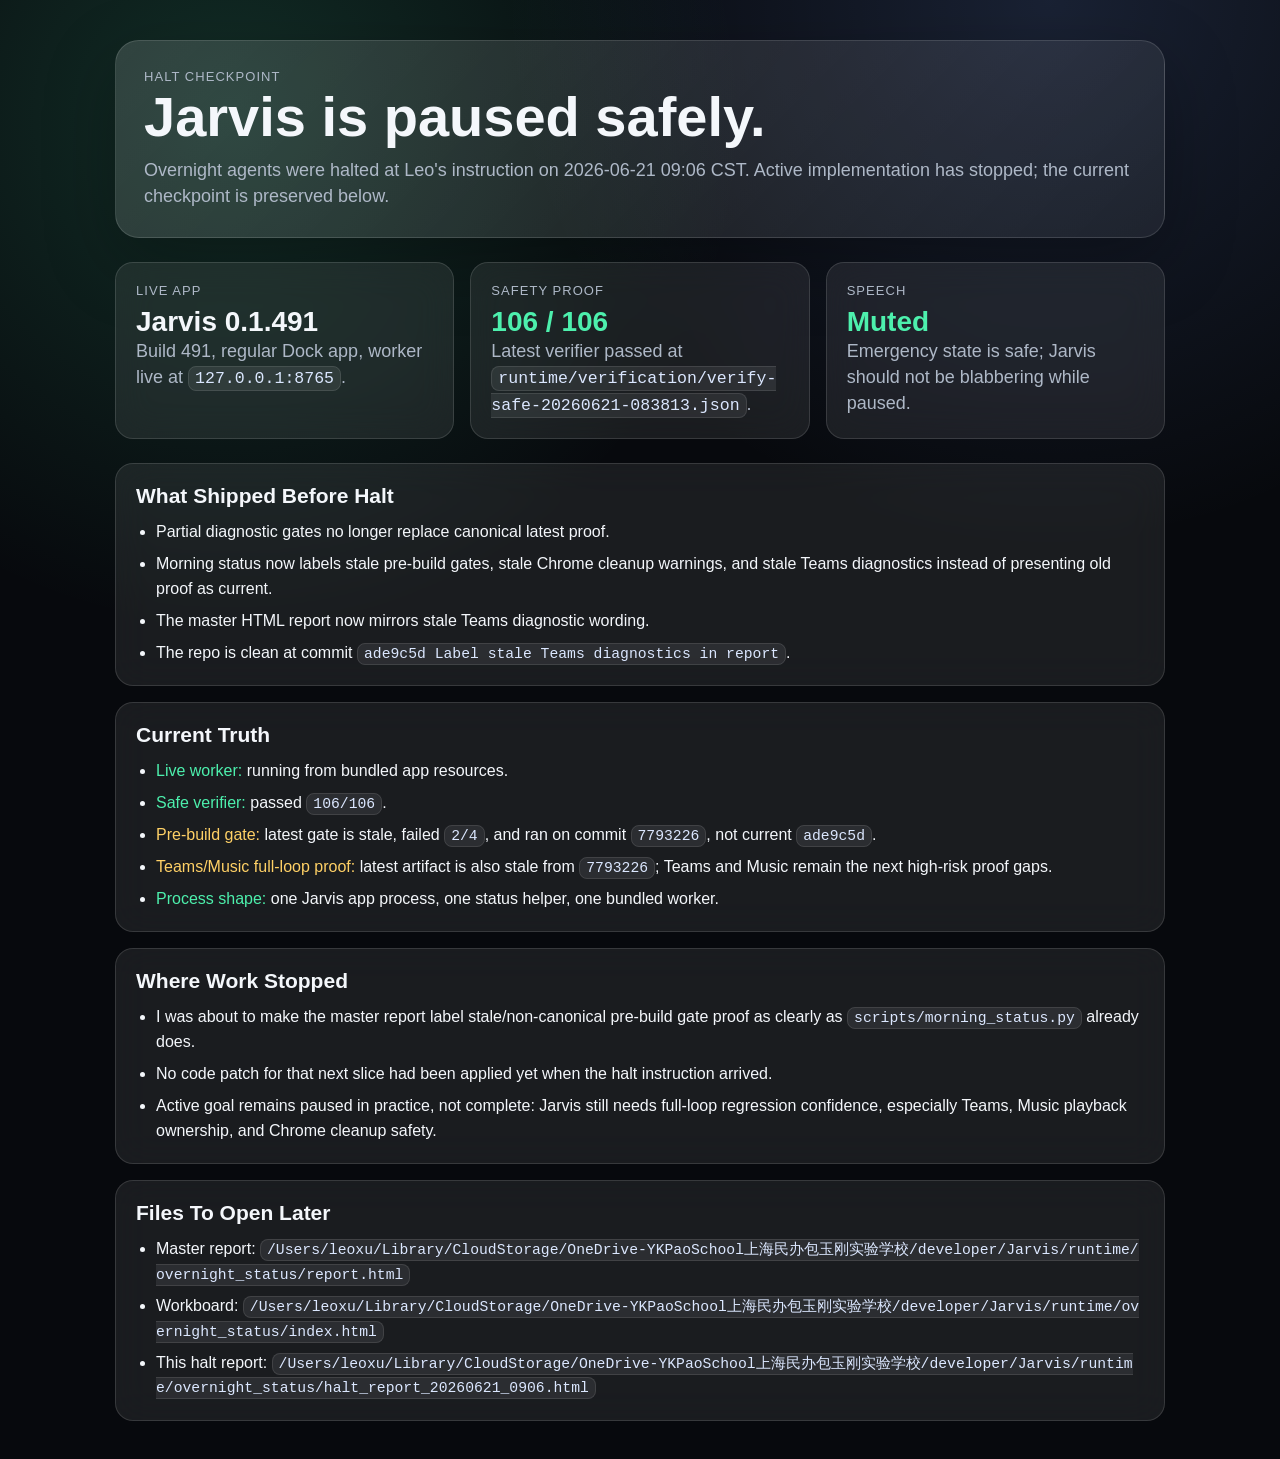
<file: runtime/overnight_status/halt_report_20260621_0906.html>
<!doctype html>
<html lang="en">
<head>
  <meta charset="utf-8">
  <meta name="viewport" content="width=device-width, initial-scale=1">
  <title>Jarvis Halt Report - June 21, 2026</title>
  <style>
    :root {
      color-scheme: dark;
      --bg: #07090d;
      --panel: rgba(255, 255, 255, 0.08);
      --panel-strong: rgba(255, 255, 255, 0.13);
      --text: #f4f7fb;
      --muted: #aeb8c7;
      --ok: #4df0ad;
      --warn: #ffd166;
      --bad: #ff6b6b;
      --line: rgba(255, 255, 255, 0.13);
    }
    * { box-sizing: border-box; }
    body {
      margin: 0;
      min-height: 100vh;
      font-family: -apple-system, BlinkMacSystemFont, "SF Pro Display", "Segoe UI", sans-serif;
      background:
        radial-gradient(circle at 18% 8%, rgba(77, 240, 173, 0.16), transparent 32rem),
        radial-gradient(circle at 82% 0%, rgba(122, 162, 255, 0.16), transparent 34rem),
        var(--bg);
      color: var(--text);
      padding: 40px;
    }
    main {
      max-width: 1050px;
      margin: 0 auto;
    }
    header {
      border: 1px solid var(--line);
      border-radius: 24px;
      padding: 28px;
      background: linear-gradient(135deg, rgba(255,255,255,0.14), rgba(255,255,255,0.06));
      box-shadow: 0 24px 70px rgba(0,0,0,0.28);
    }
    h1 {
      margin: 0 0 8px;
      font-size: clamp(32px, 5vw, 56px);
      letter-spacing: 0;
    }
    .subtitle {
      margin: 0;
      color: var(--muted);
      font-size: 18px;
      line-height: 1.45;
    }
    .grid {
      display: grid;
      grid-template-columns: repeat(3, minmax(0, 1fr));
      gap: 16px;
      margin: 24px 0;
    }
    .card, section {
      border: 1px solid var(--line);
      border-radius: 18px;
      background: var(--panel);
      padding: 20px;
      backdrop-filter: blur(18px);
    }
    .card strong {
      display: block;
      font-size: 28px;
      margin-top: 8px;
    }
    .label {
      color: var(--muted);
      font-size: 13px;
      text-transform: uppercase;
      letter-spacing: .08em;
    }
    section {
      margin-top: 16px;
    }
    h2 {
      margin: 0 0 12px;
      font-size: 21px;
    }
    ul {
      margin: 0;
      padding-left: 20px;
      line-height: 1.55;
    }
    li + li { margin-top: 7px; }
    code {
      color: #dbe7ff;
      background: rgba(255,255,255,0.08);
      border: 1px solid rgba(255,255,255,0.1);
      border-radius: 8px;
      padding: 2px 6px;
      font-family: "SF Mono", Menlo, monospace;
      font-size: 0.92em;
    }
    .ok { color: var(--ok); }
    .warn { color: var(--warn); }
    .bad { color: var(--bad); }
    .path {
      word-break: break-all;
    }
    @media (max-width: 820px) {
      body { padding: 18px; }
      .grid { grid-template-columns: 1fr; }
    }
  </style>
</head>
<body>
  <main>
    <header>
      <div class="label">Halt checkpoint</div>
      <h1>Jarvis is paused safely.</h1>
      <p class="subtitle">
        Overnight agents were halted at Leo's instruction on 2026-06-21 09:06 CST.
        Active implementation has stopped; the current checkpoint is preserved below.
      </p>
    </header>

    <div class="grid">
      <div class="card">
        <div class="label">Live app</div>
        <strong>Jarvis 0.1.491</strong>
        <p class="subtitle">Build 491, regular Dock app, worker live at <code>127.0.0.1:8765</code>.</p>
      </div>
      <div class="card">
        <div class="label">Safety proof</div>
        <strong class="ok">106 / 106</strong>
        <p class="subtitle">Latest verifier passed at <code>runtime/verification/verify-safe-20260621-083813.json</code>.</p>
      </div>
      <div class="card">
        <div class="label">Speech</div>
        <strong class="ok">Muted</strong>
        <p class="subtitle">Emergency state is safe; Jarvis should not be blabbering while paused.</p>
      </div>
    </div>

    <section>
      <h2>What Shipped Before Halt</h2>
      <ul>
        <li>Partial diagnostic gates no longer replace canonical latest proof.</li>
        <li>Morning status now labels stale pre-build gates, stale Chrome cleanup warnings, and stale Teams diagnostics instead of presenting old proof as current.</li>
        <li>The master HTML report now mirrors stale Teams diagnostic wording.</li>
        <li>The repo is clean at commit <code>ade9c5d Label stale Teams diagnostics in report</code>.</li>
      </ul>
    </section>

    <section>
      <h2>Current Truth</h2>
      <ul>
        <li><span class="ok">Live worker:</span> running from bundled app resources.</li>
        <li><span class="ok">Safe verifier:</span> passed <code>106/106</code>.</li>
        <li><span class="warn">Pre-build gate:</span> latest gate is stale, failed <code>2/4</code>, and ran on commit <code>7793226</code>, not current <code>ade9c5d</code>.</li>
        <li><span class="warn">Teams/Music full-loop proof:</span> latest artifact is also stale from <code>7793226</code>; Teams and Music remain the next high-risk proof gaps.</li>
        <li><span class="ok">Process shape:</span> one Jarvis app process, one status helper, one bundled worker.</li>
      </ul>
    </section>

    <section>
      <h2>Where Work Stopped</h2>
      <ul>
        <li>I was about to make the master report label stale/non-canonical pre-build gate proof as clearly as <code>scripts/morning_status.py</code> already does.</li>
        <li>No code patch for that next slice had been applied yet when the halt instruction arrived.</li>
        <li>Active goal remains paused in practice, not complete: Jarvis still needs full-loop regression confidence, especially Teams, Music playback ownership, and Chrome cleanup safety.</li>
      </ul>
    </section>

    <section>
      <h2>Files To Open Later</h2>
      <ul>
        <li>Master report: <span class="path"><code>/Users/leoxu/Library/CloudStorage/OneDrive-YKPaoSchool上海民办包玉刚实验学校/developer/Jarvis/runtime/overnight_status/report.html</code></span></li>
        <li>Workboard: <span class="path"><code>/Users/leoxu/Library/CloudStorage/OneDrive-YKPaoSchool上海民办包玉刚实验学校/developer/Jarvis/runtime/overnight_status/index.html</code></span></li>
        <li>This halt report: <span class="path"><code>/Users/leoxu/Library/CloudStorage/OneDrive-YKPaoSchool上海民办包玉刚实验学校/developer/Jarvis/runtime/overnight_status/halt_report_20260621_0906.html</code></span></li>
      </ul>
    </section>
  </main>
</body>
</html>
</file>
